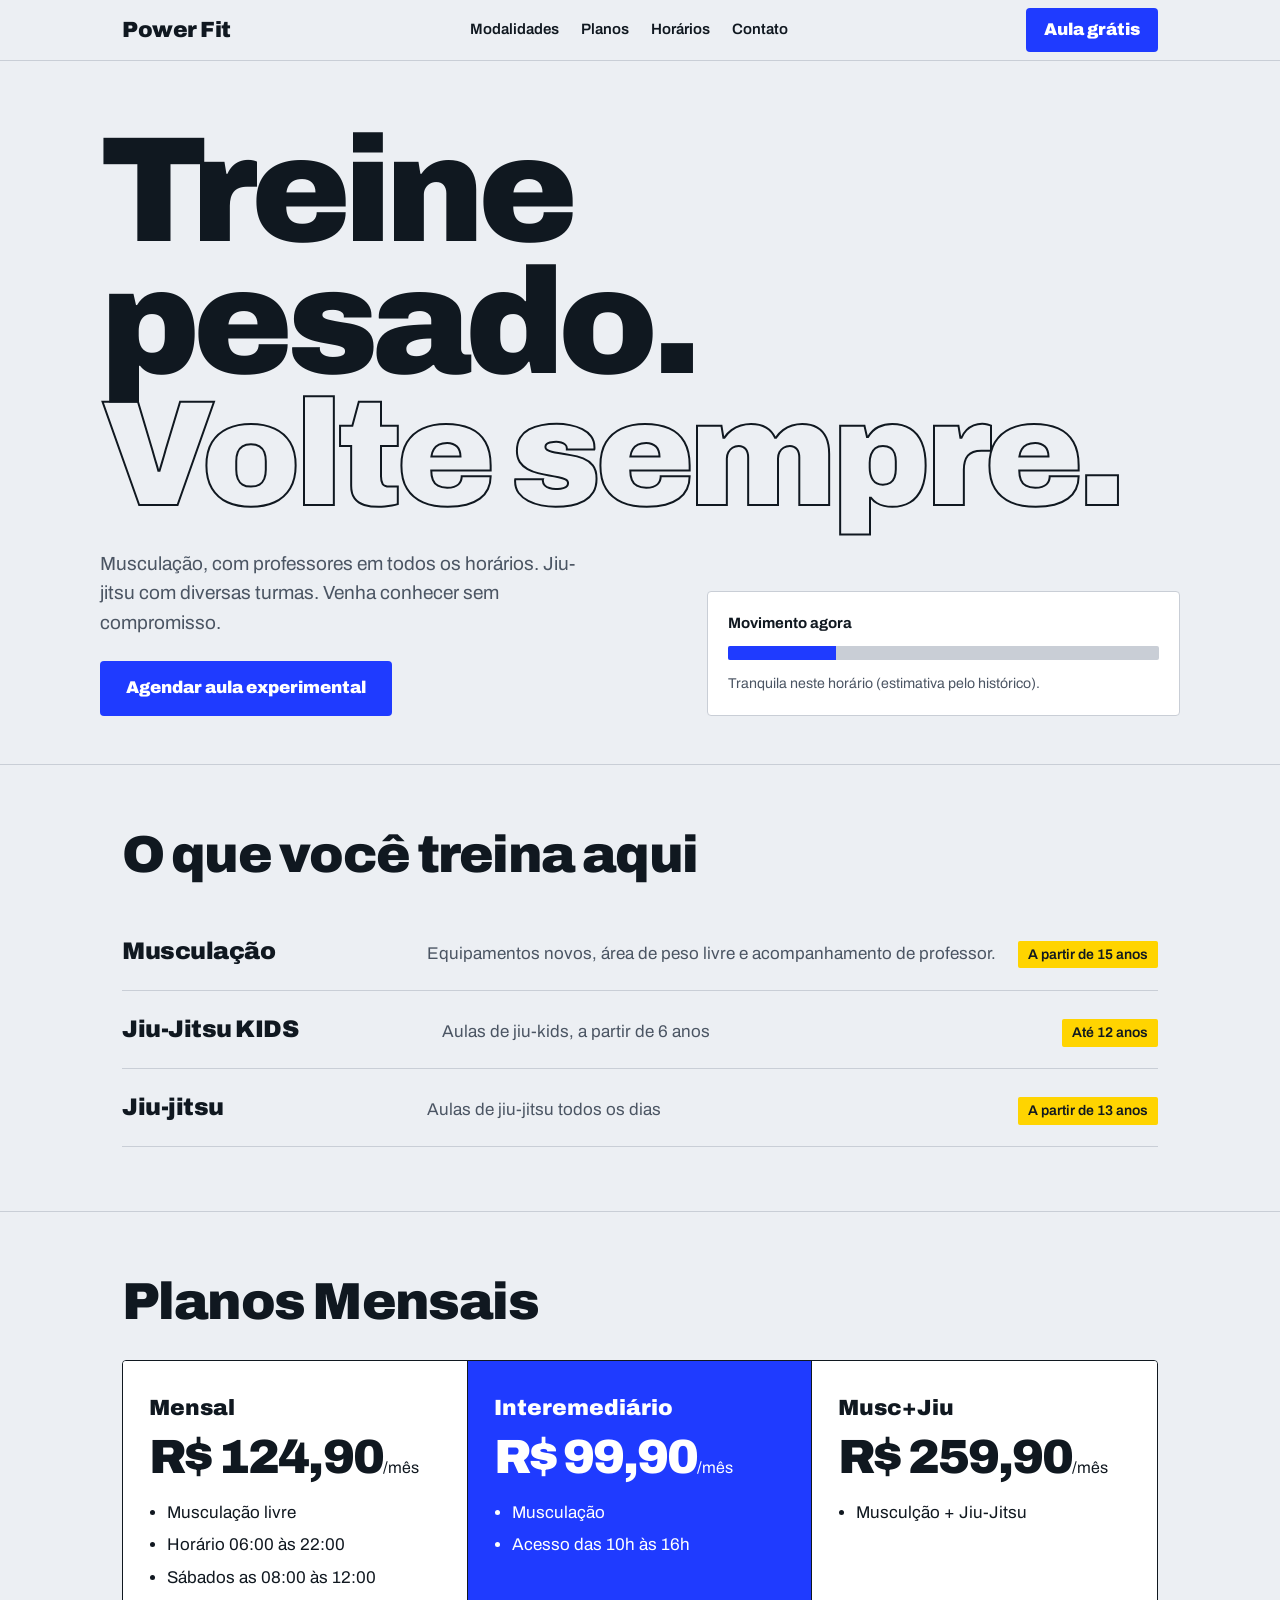
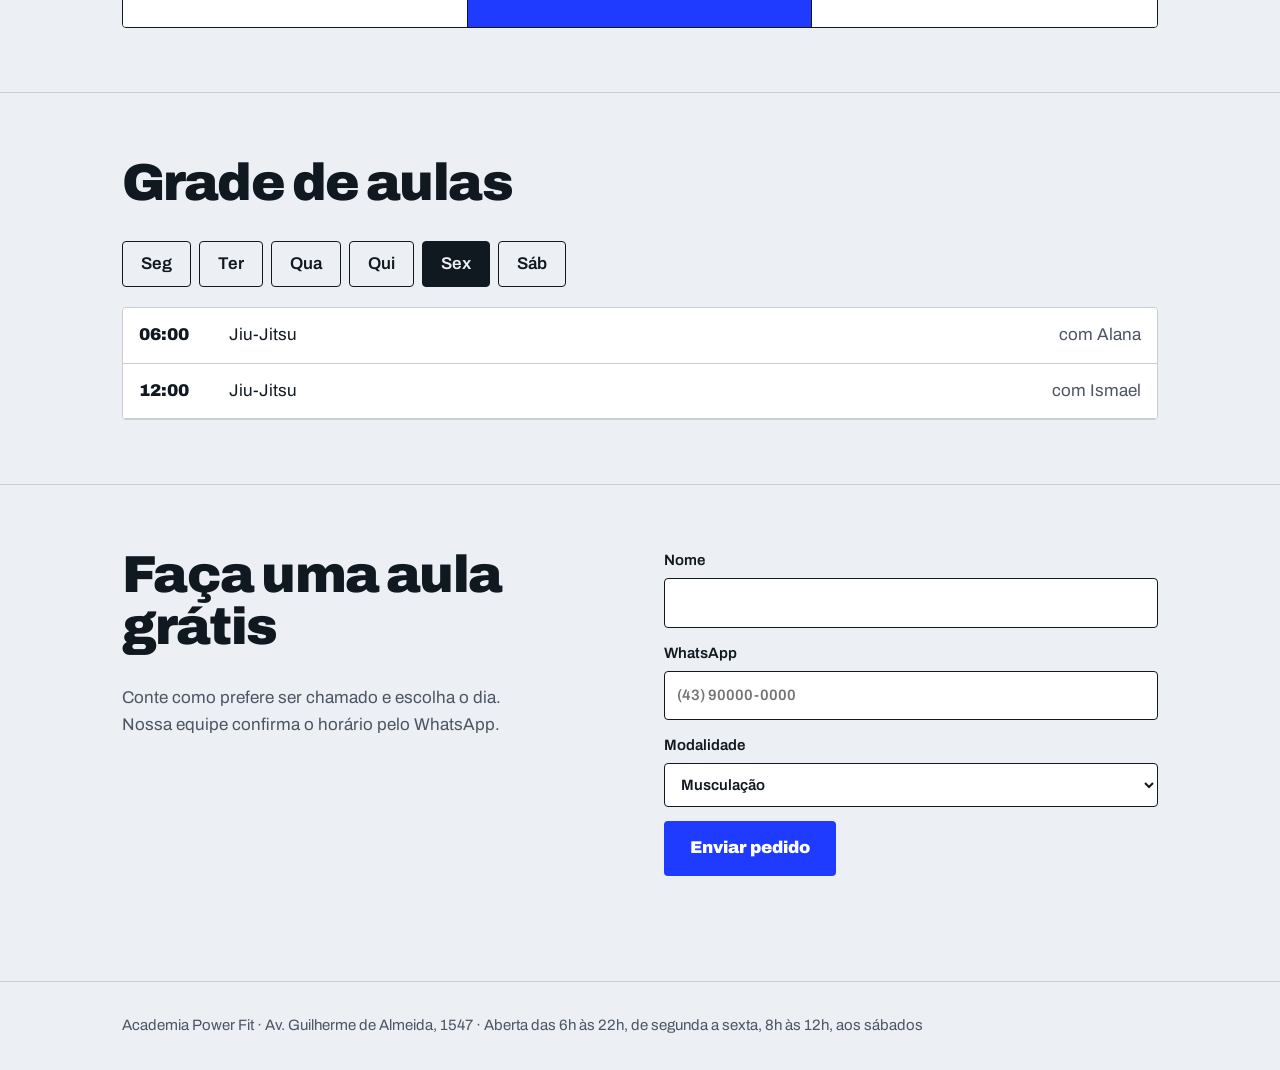
<file: index.html>
<!DOCTYPE html>
<html lang="pt-BR">
<head>
<meta charset="utf-8">
<meta name="viewport" content="width=device-width, initial-scale=1, viewport-fit=cover">
<title> Academia Power Fit</title>
<link rel="preconnect" href="https://fonts.googleapis.com">
<link rel="preconnect" href="https://fonts.gstatic.com" crossorigin>
<link href="https://fonts.googleapis.com/css2?family=Archivo:wght@400;600;900&display=swap" rel="stylesheet">
<style>
:root{--bg:#eceff3;--surface:#fff;--ink:#101820;--muted:#4b5563;--accent:#1f3bff;--on-accent:#fff;--hi:#ffd400;--line:#c9ced6;
color-scheme:light;box-sizing:border-box;padding-top:env(safe-area-inset-top,0px);padding-bottom:env(safe-area-inset-bottom,0px)}
@media (prefers-color-scheme:dark){:root:not([data-theme="light"]){--bg:#0e1116;--surface:#171b22;--ink:#eef0f4;--muted:#a3abb8;--accent:#7a8dff;--on-accent:#0e1116;--line:#2a303a;color-scheme:dark}}
:root[data-theme="dark"]{--bg:#0e1116;--surface:#171b22;--ink:#eef0f4;--muted:#a3abb8;--accent:#7a8dff;--on-accent:#0e1116;--line:#2a303a;color-scheme:dark}
*,*::before,*::after{box-sizing:inherit}
html{scroll-padding-top:env(safe-area-inset-top,0px);scroll-behavior:smooth}
body{margin:0;background:var(--bg);color:var(--ink);font-family:Archivo,system-ui,-apple-system,"Segoe UI",Arial,sans-serif;line-height:1.55;font-size:17px}
body::before{content:"";position:fixed;inset:0 0 auto;height:env(safe-area-inset-top,0px);background:var(--bg);z-index:10}
a{color:inherit}
:focus-visible{outline:3px solid var(--accent);outline-offset:3px}
.wrap{max-width:1080px;margin:0 auto;padding:0 22px}
header{position:sticky;top:env(safe-area-inset-top,0px);z-index:5;background:var(--bg);border-bottom:1px solid var(--line)}
header .wrap{display:flex;align-items:center;justify-content:space-between;height:60px}
.logo{font-weight:900;font-size:22px;text-decoration:none;letter-spacing:-.02em}
nav{display:flex;gap:22px;font-weight:600;font-size:15px}
nav a{text-decoration:none}
nav a:hover{color:var(--accent)}
.btn{display:inline-block;background:var(--accent);color:var(--on-accent);font:inherit;font-weight:900;padding:14px 26px;border:0;border-radius:4px;text-decoration:none;cursor:pointer}
.btn:hover{filter:brightness(1.1)}
.hero{padding:64px 0 48px}
.hero h1{font-weight:900;font-size:clamp(52px,12vw,150px);line-height:.88;letter-spacing:-.045em;margin:0 0 28px}
.hero h1 span{display:block}
.hero h1 .o{-webkit-text-stroke:2px var(--ink);color:transparent}
.hero-row{display:grid;grid-template-columns:1.2fr 1fr;gap:40px;align-items:end}
.hero p{font-size:19px;max-width:46ch;margin:0 0 24px;color:var(--muted)}
.meter{background:var(--surface);border:1px solid var(--line);padding:18px 20px;border-radius:4px}
.meter b{font-size:15px}
.bar{height:14px;background:var(--line);border-radius:2px;margin:10px 0;overflow:hidden}
.bar i{display:block;height:100%;width:0;background:var(--accent);transition:width 1s ease}
.meter small{color:var(--muted)}
section{padding:64px 0;border-top:1px solid var(--line)}
h2{font-weight:900;font-size:clamp(32px,5vw,52px);line-height:1;letter-spacing:-.03em;margin:0 0 32px}
.mods{list-style:none;margin:0;padding:0}
.mods li{display:grid;grid-template-columns:minmax(140px,1fr) 2fr auto;gap:20px;padding:20px 0;border-bottom:1px solid var(--line);align-items:baseline}
.mods strong{font-size:24px;font-weight:900;letter-spacing:-.02em}
.mods span{color:var(--muted)}
.mods em{font-style:normal;font-weight:600;font-size:14px;background:var(--hi);color:#101820;padding:3px 10px;border-radius:2px}
.plans{display:grid;grid-template-columns:repeat(3,1fr);gap:0;border:1px solid var(--ink);border-radius:4px;overflow:hidden}
.plan{padding:30px 26px;background:var(--surface);border-right:1px solid var(--ink)}
.plan:last-child{border-right:0}
.plan.main{background:var(--accent);color:var(--on-accent)}
.plan h3{margin:0 0 6px;font-size:22px;font-weight:900}
.price{font-size:48px;font-weight:900;letter-spacing:-.04em;line-height:1.1}
.price small{font-size:16px;font-weight:400;letter-spacing:0}
.plan ul{padding-left:18px;margin:16px 0 0}
.plan li{margin:6px 0}
.tabs{display:flex;flex-wrap:wrap;gap:8px;margin-bottom:20px}
.tabs button{font:inherit;font-weight:600;padding:9px 18px;border:1px solid var(--ink);background:transparent;color:var(--ink);border-radius:4px;cursor:pointer}
.tabs button[aria-selected="true"]{background:var(--ink);color:var(--bg)}
table{width:100%;border-collapse:collapse;background:var(--surface)}
td{padding:14px 16px;border-bottom:1px solid var(--line)}
td:first-child{font-weight:900;width:90px}
td:last-child{color:var(--muted);text-align:right}
.tbl{overflow-x:auto;border:1px solid var(--line);border-radius:4px}
.contact{display:grid;grid-template-columns:1fr 1fr;gap:48px}
label{display:block;font-weight:600;font-size:15px;margin:0 0 14px}
input,select{display:block;width:100%;margin-top:6px;padding:12px;font:inherit;background:var(--surface);color:var(--ink);border:1px solid var(--ink);border-radius:4px}
#ok{margin-top:16px;font-weight:600;min-height:1.5em}
footer{padding:32px 0;border-top:1px solid var(--line);color:var(--muted);font-size:15px}
@media (max-width:760px){nav{display:none}.hero-row,.contact{grid-template-columns:1fr}.plans{grid-template-columns:1fr}.plan{border-right:0;border-bottom:1px solid var(--ink)}.plan:last-child{border-bottom:0}.mods li{grid-template-columns:1fr;gap:4px}}
@media (prefers-reduced-motion:reduce){html{scroll-behavior:auto}.bar i{transition:none}}
</style>
</head>
<body>
<header><div class="wrap">
  <a class="logo" href="#topo">Power Fit</a>
  <nav aria-label="Principal"><a href="#modalidades">Modalidades</a><a href="#planos">Planos</a><a href="#grade">Horários</a><a href="#contato">Contato</a></nav>
  <a class="btn" href="#contato" style="padding:9px 18px">Aula grátis</a>
</div></header>

<main id="topo">
<div class="wrap hero">
  <h1><span>Treine pesado.</span><span class="o">Volte sempre.</span></h1>
  <div class="hero-row">
    <div>
      <p>Musculação, com professores em todos os horários. Jiu-jitsu com diversas turmas. Venha conhecer sem compromisso.</p>
      <a class="btn" href="#contato">Agendar aula experimental</a>
    </div>
    <div class="meter" aria-live="polite">
      <b>Movimento agora</b>
      <div class="bar"><i id="fill"></i></div>
      <small id="mtxt"></small>
    </div>
  </div>
</div>

<section id="modalidades"><div class="wrap">
  <h2>O que você treina aqui</h2>
  <ul class="mods">
    <li><strong>Musculação</strong><span>Equipamentos novos, área de peso livre e acompanhamento de professor.</span><em>A partir de 15 anos</em></li>
    <li><strong>Jiu-Jitsu KIDS</strong><span>Aulas de jiu-kids, a partir de 6 anos</span><em>Até 12 anos</em></li>
    <li><strong>Jiu-jitsu</strong><span>Aulas de jiu-jitsu todos os dias</span><em>A partir de 13 anos</em></li>
    
  </ul>
</div></section>

<section id="planos"><div class="wrap">
  <h2>Planos Mensais</h2>
  <div class="plans">
    <div class="plan"><h3>Mensal</h3><div class="price">R$ 124,90<small>/mês</small></div>
      <ul><li>Musculação livre</li><li>Horário 06:00 às 22:00</li><li>Sábados as 08:00 às 12:00</li></ul></div>
    <div class="plan main"><h3>Interemediário</h3><div class="price">R$ 99,90<small>/mês</small></div>
      <ul><li>Musculação</li><li>Acesso das 10h às 16h</li></ul></div>
    <div class="plan"><h3>Musc+Jiu</h3><div class="price">R$ 259,90<small>/mês</small></div>
      <ul><li>Musculção + Jiu-Jitsu</li></ul></div>
  </div>
</div></section>

<section id="grade"><div class="wrap">
  <h2>Grade de aulas</h2>
  <div class="tabs" role="tablist" aria-label="Dias da semana" id="tabs"></div>
  <div class="tbl"><table><tbody id="rows"></tbody></table></div>
</div></section>

<section id="contato"><div class="wrap contact">
  <div>
    <h2>Faça uma aula grátis</h2>
    <p style="color:var(--muted);max-width:40ch">Conte como prefere ser chamado e escolha o dia. Nossa equipe confirma o horário pelo WhatsApp.</p>
  </div>
  <form id="f">
    <label>Nome<input name="nome" required autocomplete="name"></label>
    <label>WhatsApp<input name="tel" type="tel" required autocomplete="tel" placeholder="(43) 90000-0000"></label>
    <label>Modalidade
      <select name="mod"><option>Musculação</option><option>Jiu-Jitsu</option><option>Jiu-KIDS</option></select>
    </label>
    <button class="btn" type="submit">Enviar pedido</button>
    <div id="ok" role="status"></div>
  </form>
</div></section>
</main>

<footer><div class="wrap">Academia Power Fit · Av. Guilherme de Almeida, 1547 · Aberta das 6h às 22h, de segunda a sexta, 8h às 12h, aos sábados</div></footer>

<script>
(function(){
  // Movimento estimado por hora do dia (valores ilustrativos)
  var perfil={5:35,6:70,7:80,8:55,9:35,10:25,11:30,12:45,13:30,14:20,15:25,16:40,17:75,18:95,19:90,20:70,21:45,22:25};
  var h=new Date().getHours(),pct=perfil[h];
  var fill=document.getElementById('fill'),txt=document.getElementById('mtxt');
  if(pct==null){txt.textContent='Academia fechada agora. Abrimos às 5h.';}
  else{
    var nivel=pct>=80?'Bem cheia':pct>=50?'Movimentada':'Tranquila';
    txt.textContent=nivel+' neste horário (estimativa pelo histórico).';
    setTimeout(function(){fill.style.width=pct+'%';},200);
  }

  // Grade de aulas: [horário, modalidade, professor]
var grade={
    'Seg':[['06:00','Jiu-Jitsu','Alana'],['18:50','Jiu-KIDS','Ismael'],['19:50','Jiu-Jitsu','Ismael']],
    'Ter':[['12:00','Jiu-Jitsu','Ismael'],['18:50','Jiu-KIDS','Ismael'],['19:50','Jiu-Jitsu','Ismael']],
    'Qua':[['06:00','Jiu-Jitsu','Alana']],
    'Qui':[['12:00','Jiu-Jitsu','Ismael'],['18:50','Jiu-KIDS','Ismael'],['19:50','Jiu-Jitus','Ismael']],
    'Sex':[['06:00','Jiu-Jitsu','Alana'],['12:00','Jiu-Jitsu','Ismael']],
    'Sáb':[['08:00 às 12:00','Musculação' , 'Instrutores']],
  };
  var dias=Object.keys(grade),tabs=document.getElementById('tabs'),rows=document.getElementById('rows');
  var hoje=['Seg','Ter','Qua','Qui','Sex','Sáb'][(new Date().getDay()+6)%7]||'Seg';
  function show(d){
    Array.prototype.forEach.call(tabs.children,function(b){b.setAttribute('aria-selected',b.textContent===d);});
    rows.innerHTML='';
    grade[d].forEach(function(a){
      var tr=document.createElement('tr');
      [a[0],a[1],'com '+a[2]].forEach(function(t){var td=document.createElement('td');td.textContent=t;tr.appendChild(td);});
      rows.appendChild(tr);
    });
  }
  dias.forEach(function(d){
    var b=document.createElement('button');b.type='button';b.setAttribute('role','tab');b.textContent=d;
    b.onclick=function(){show(d);};tabs.appendChild(b);
  });
  show(grade[hoje]?hoje:'Seg');

  // Formulário: por enquanto só mostra uma confirmação na tela
  document.getElementById('f').addEventListener('submit',function(e){
    e.preventDefault();
    var nome=this.nome.value.trim();
    document.getElementById('ok').textContent='Pedido recebido, '+nome+'. Vamos chamar você no WhatsApp para confirmar.';
    this.reset();
  });
})();
</script>
</body>
</html>
</file>
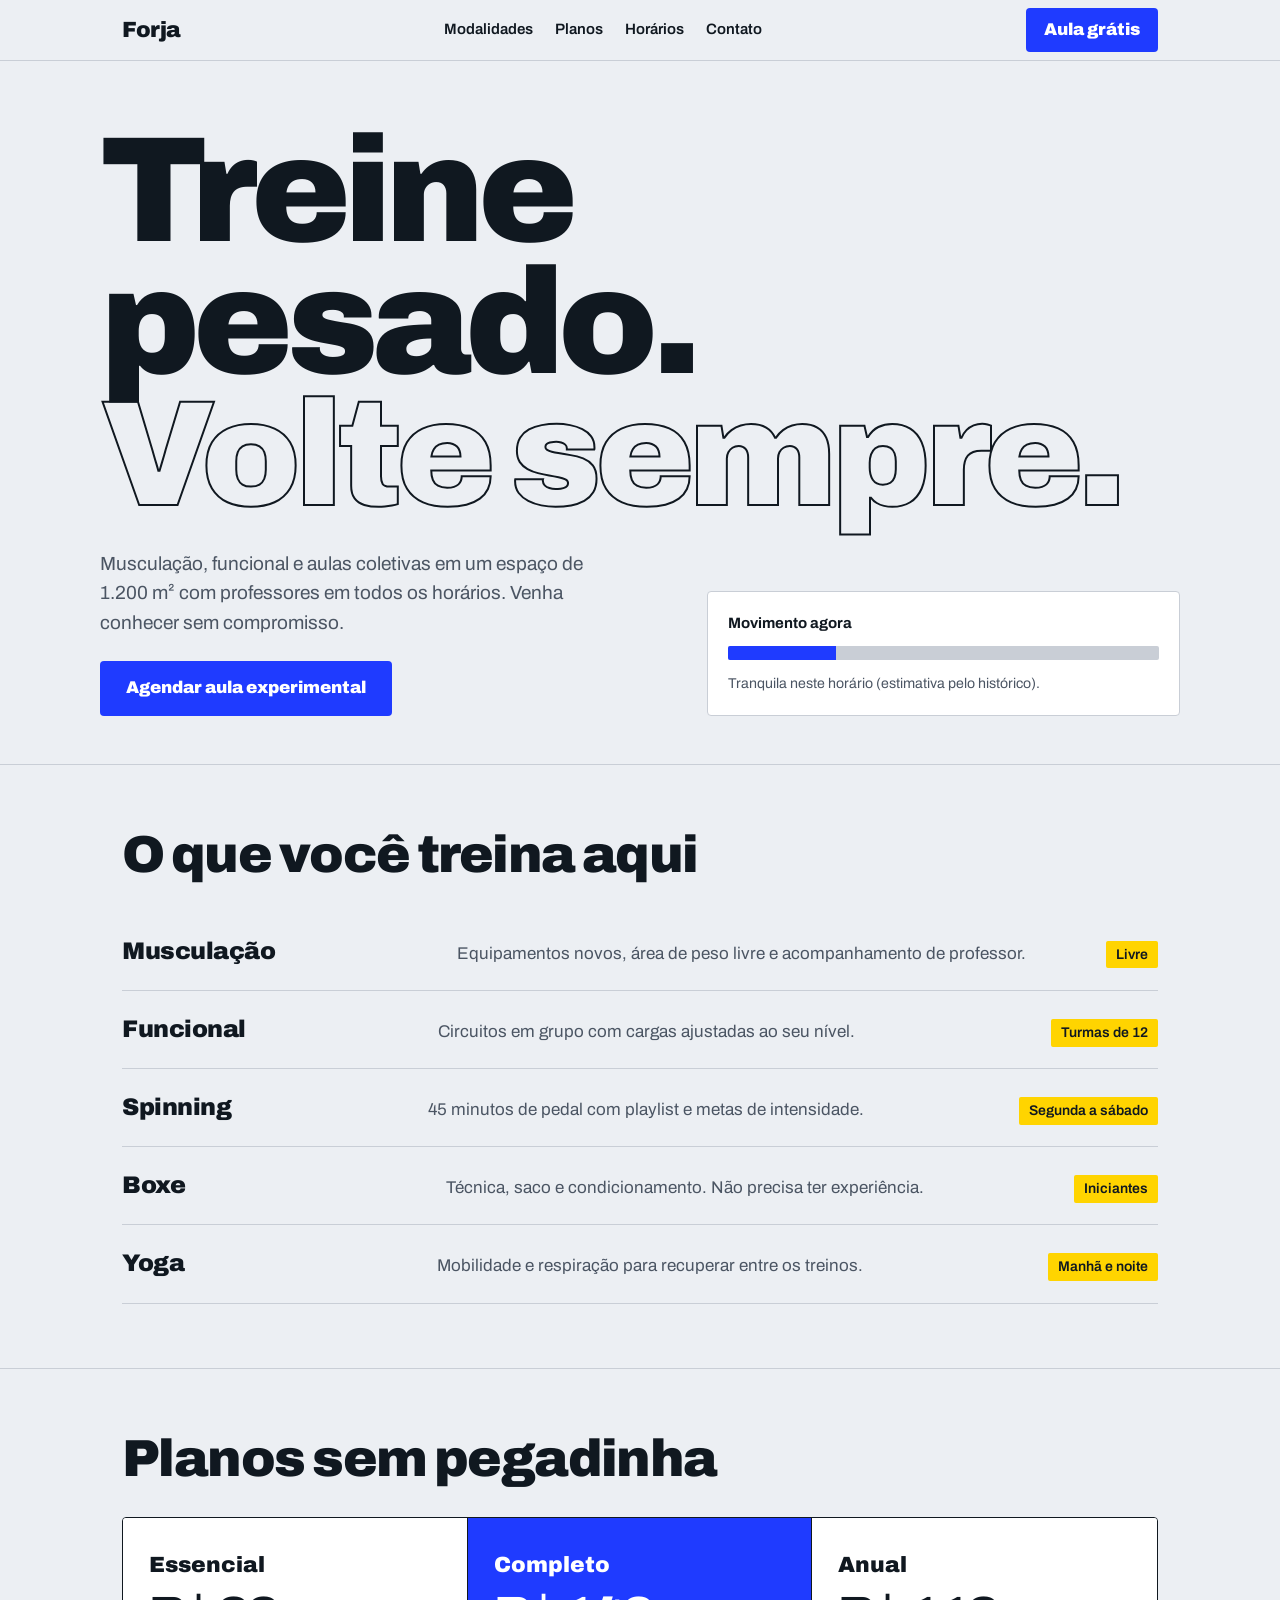
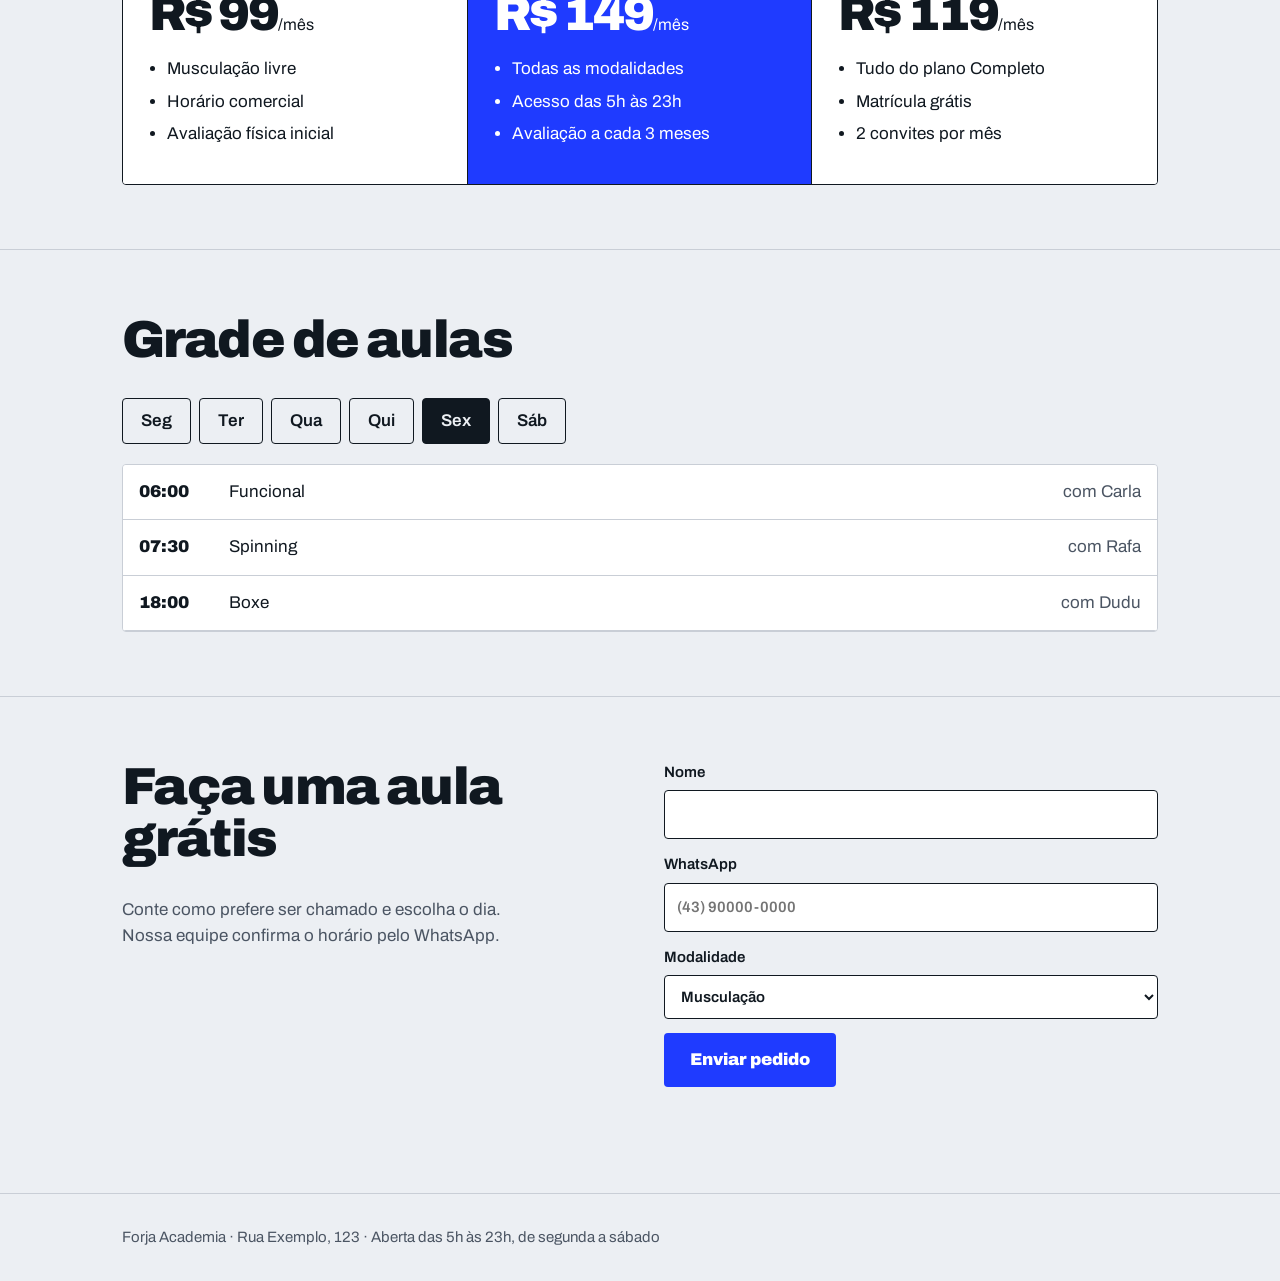
<file: academia.html>
<!DOCTYPE html>
<html lang="pt-BR">
<head>
<meta charset="utf-8">
<meta name="viewport" content="width=device-width, initial-scale=1, viewport-fit=cover">
<title>Forja Academia</title>
<link rel="preconnect" href="https://fonts.googleapis.com">
<link rel="preconnect" href="https://fonts.gstatic.com" crossorigin>
<link href="https://fonts.googleapis.com/css2?family=Archivo:wght@400;600;900&display=swap" rel="stylesheet">
<style>
:root{--bg:#eceff3;--surface:#fff;--ink:#101820;--muted:#4b5563;--accent:#1f3bff;--on-accent:#fff;--hi:#ffd400;--line:#c9ced6;
color-scheme:light;box-sizing:border-box;padding-top:env(safe-area-inset-top,0px);padding-bottom:env(safe-area-inset-bottom,0px)}
@media (prefers-color-scheme:dark){:root:not([data-theme="light"]){--bg:#0e1116;--surface:#171b22;--ink:#eef0f4;--muted:#a3abb8;--accent:#7a8dff;--on-accent:#0e1116;--line:#2a303a;color-scheme:dark}}
:root[data-theme="dark"]{--bg:#0e1116;--surface:#171b22;--ink:#eef0f4;--muted:#a3abb8;--accent:#7a8dff;--on-accent:#0e1116;--line:#2a303a;color-scheme:dark}
*,*::before,*::after{box-sizing:inherit}
html{scroll-padding-top:env(safe-area-inset-top,0px);scroll-behavior:smooth}
body{margin:0;background:var(--bg);color:var(--ink);font-family:Archivo,system-ui,-apple-system,"Segoe UI",Arial,sans-serif;line-height:1.55;font-size:17px}
body::before{content:"";position:fixed;inset:0 0 auto;height:env(safe-area-inset-top,0px);background:var(--bg);z-index:10}
a{color:inherit}
:focus-visible{outline:3px solid var(--accent);outline-offset:3px}
.wrap{max-width:1080px;margin:0 auto;padding:0 22px}
header{position:sticky;top:env(safe-area-inset-top,0px);z-index:5;background:var(--bg);border-bottom:1px solid var(--line)}
header .wrap{display:flex;align-items:center;justify-content:space-between;height:60px}
.logo{font-weight:900;font-size:22px;text-decoration:none;letter-spacing:-.02em}
nav{display:flex;gap:22px;font-weight:600;font-size:15px}
nav a{text-decoration:none}
nav a:hover{color:var(--accent)}
.btn{display:inline-block;background:var(--accent);color:var(--on-accent);font:inherit;font-weight:900;padding:14px 26px;border:0;border-radius:4px;text-decoration:none;cursor:pointer}
.btn:hover{filter:brightness(1.1)}
.hero{padding:64px 0 48px}
.hero h1{font-weight:900;font-size:clamp(52px,12vw,150px);line-height:.88;letter-spacing:-.045em;margin:0 0 28px}
.hero h1 span{display:block}
.hero h1 .o{-webkit-text-stroke:2px var(--ink);color:transparent}
.hero-row{display:grid;grid-template-columns:1.2fr 1fr;gap:40px;align-items:end}
.hero p{font-size:19px;max-width:46ch;margin:0 0 24px;color:var(--muted)}
.meter{background:var(--surface);border:1px solid var(--line);padding:18px 20px;border-radius:4px}
.meter b{font-size:15px}
.bar{height:14px;background:var(--line);border-radius:2px;margin:10px 0;overflow:hidden}
.bar i{display:block;height:100%;width:0;background:var(--accent);transition:width 1s ease}
.meter small{color:var(--muted)}
section{padding:64px 0;border-top:1px solid var(--line)}
h2{font-weight:900;font-size:clamp(32px,5vw,52px);line-height:1;letter-spacing:-.03em;margin:0 0 32px}
.mods{list-style:none;margin:0;padding:0}
.mods li{display:grid;grid-template-columns:minmax(140px,1fr) 2fr auto;gap:20px;padding:20px 0;border-bottom:1px solid var(--line);align-items:baseline}
.mods strong{font-size:24px;font-weight:900;letter-spacing:-.02em}
.mods span{color:var(--muted)}
.mods em{font-style:normal;font-weight:600;font-size:14px;background:var(--hi);color:#101820;padding:3px 10px;border-radius:2px}
.plans{display:grid;grid-template-columns:repeat(3,1fr);gap:0;border:1px solid var(--ink);border-radius:4px;overflow:hidden}
.plan{padding:30px 26px;background:var(--surface);border-right:1px solid var(--ink)}
.plan:last-child{border-right:0}
.plan.main{background:var(--accent);color:var(--on-accent)}
.plan h3{margin:0 0 6px;font-size:22px;font-weight:900}
.price{font-size:48px;font-weight:900;letter-spacing:-.04em;line-height:1.1}
.price small{font-size:16px;font-weight:400;letter-spacing:0}
.plan ul{padding-left:18px;margin:16px 0 0}
.plan li{margin:6px 0}
.tabs{display:flex;flex-wrap:wrap;gap:8px;margin-bottom:20px}
.tabs button{font:inherit;font-weight:600;padding:9px 18px;border:1px solid var(--ink);background:transparent;color:var(--ink);border-radius:4px;cursor:pointer}
.tabs button[aria-selected="true"]{background:var(--ink);color:var(--bg)}
table{width:100%;border-collapse:collapse;background:var(--surface)}
td{padding:14px 16px;border-bottom:1px solid var(--line)}
td:first-child{font-weight:900;width:90px}
td:last-child{color:var(--muted);text-align:right}
.tbl{overflow-x:auto;border:1px solid var(--line);border-radius:4px}
.contact{display:grid;grid-template-columns:1fr 1fr;gap:48px}
label{display:block;font-weight:600;font-size:15px;margin:0 0 14px}
input,select{display:block;width:100%;margin-top:6px;padding:12px;font:inherit;background:var(--surface);color:var(--ink);border:1px solid var(--ink);border-radius:4px}
#ok{margin-top:16px;font-weight:600;min-height:1.5em}
footer{padding:32px 0;border-top:1px solid var(--line);color:var(--muted);font-size:15px}
@media (max-width:760px){nav{display:none}.hero-row,.contact{grid-template-columns:1fr}.plans{grid-template-columns:1fr}.plan{border-right:0;border-bottom:1px solid var(--ink)}.plan:last-child{border-bottom:0}.mods li{grid-template-columns:1fr;gap:4px}}
@media (prefers-reduced-motion:reduce){html{scroll-behavior:auto}.bar i{transition:none}}
</style>
</head>
<body>
<header><div class="wrap">
  <a class="logo" href="#topo">Forja</a>
  <nav aria-label="Principal"><a href="#modalidades">Modalidades</a><a href="#planos">Planos</a><a href="#grade">Horários</a><a href="#contato">Contato</a></nav>
  <a class="btn" href="#contato" style="padding:9px 18px">Aula grátis</a>
</div></header>

<main id="topo">
<div class="wrap hero">
  <h1><span>Treine pesado.</span><span class="o">Volte sempre.</span></h1>
  <div class="hero-row">
    <div>
      <p>Musculação, funcional e aulas coletivas em um espaço de 1.200 m² com professores em todos os horários. Venha conhecer sem compromisso.</p>
      <a class="btn" href="#contato">Agendar aula experimental</a>
    </div>
    <div class="meter" aria-live="polite">
      <b>Movimento agora</b>
      <div class="bar"><i id="fill"></i></div>
      <small id="mtxt"></small>
    </div>
  </div>
</div>

<section id="modalidades"><div class="wrap">
  <h2>O que você treina aqui</h2>
  <ul class="mods">
    <li><strong>Musculação</strong><span>Equipamentos novos, área de peso livre e acompanhamento de professor.</span><em>Livre</em></li>
    <li><strong>Funcional</strong><span>Circuitos em grupo com cargas ajustadas ao seu nível.</span><em>Turmas de 12</em></li>
    <li><strong>Spinning</strong><span>45 minutos de pedal com playlist e metas de intensidade.</span><em>Segunda a sábado</em></li>
    <li><strong>Boxe</strong><span>Técnica, saco e condicionamento. Não precisa ter experiência.</span><em>Iniciantes</em></li>
    <li><strong>Yoga</strong><span>Mobilidade e respiração para recuperar entre os treinos.</span><em>Manhã e noite</em></li>
  </ul>
</div></section>

<section id="planos"><div class="wrap">
  <h2>Planos sem pegadinha</h2>
  <div class="plans">
    <div class="plan"><h3>Essencial</h3><div class="price">R$ 99<small>/mês</small></div>
      <ul><li>Musculação livre</li><li>Horário comercial</li><li>Avaliação física inicial</li></ul></div>
    <div class="plan main"><h3>Completo</h3><div class="price">R$ 149<small>/mês</small></div>
      <ul><li>Todas as modalidades</li><li>Acesso das 5h às 23h</li><li>Avaliação a cada 3 meses</li></ul></div>
    <div class="plan"><h3>Anual</h3><div class="price">R$ 119<small>/mês</small></div>
      <ul><li>Tudo do plano Completo</li><li>Matrícula grátis</li><li>2 convites por mês</li></ul></div>
  </div>
</div></section>

<section id="grade"><div class="wrap">
  <h2>Grade de aulas</h2>
  <div class="tabs" role="tablist" aria-label="Dias da semana" id="tabs"></div>
  <div class="tbl"><table><tbody id="rows"></tbody></table></div>
</div></section>

<section id="contato"><div class="wrap contact">
  <div>
    <h2>Faça uma aula grátis</h2>
    <p style="color:var(--muted);max-width:40ch">Conte como prefere ser chamado e escolha o dia. Nossa equipe confirma o horário pelo WhatsApp.</p>
  </div>
  <form id="f">
    <label>Nome<input name="nome" required autocomplete="name"></label>
    <label>WhatsApp<input name="tel" type="tel" required autocomplete="tel" placeholder="(43) 90000-0000"></label>
    <label>Modalidade
      <select name="mod"><option>Musculação</option><option>Funcional</option><option>Spinning</option><option>Boxe</option><option>Yoga</option></select>
    </label>
    <button class="btn" type="submit">Enviar pedido</button>
    <div id="ok" role="status"></div>
  </form>
</div></section>
</main>

<footer><div class="wrap">Forja Academia · Rua Exemplo, 123 · Aberta das 5h às 23h, de segunda a sábado</div></footer>

<script>
(function(){
  // Movimento estimado por hora do dia (valores ilustrativos)
  var perfil={5:35,6:70,7:80,8:55,9:35,10:25,11:30,12:45,13:30,14:20,15:25,16:40,17:75,18:95,19:90,20:70,21:45,22:25};
  var h=new Date().getHours(),pct=perfil[h];
  var fill=document.getElementById('fill'),txt=document.getElementById('mtxt');
  if(pct==null){txt.textContent='Academia fechada agora. Abrimos às 5h.';}
  else{
    var nivel=pct>=80?'Bem cheia':pct>=50?'Movimentada':'Tranquila';
    txt.textContent=nivel+' neste horário (estimativa pelo histórico).';
    setTimeout(function(){fill.style.width=pct+'%';},200);
  }

  // Grade de aulas: [horário, modalidade, professor]
  var grade={
    'Seg':[['06:00','Funcional','Carla'],['07:30','Spinning','Rafa'],['18:30','Boxe','Dudu'],['19:30','Funcional','Carla']],
    'Ter':[['06:30','Yoga','Mari'],['12:15','Funcional','Rafa'],['18:00','Spinning','Rafa'],['20:00','Boxe','Dudu']],
    'Qua':[['06:00','Funcional','Carla'],['07:30','Spinning','Rafa'],['18:30','Boxe','Dudu'],['19:30','Yoga','Mari']],
    'Qui':[['06:30','Yoga','Mari'],['12:15','Funcional','Rafa'],['18:00','Spinning','Rafa'],['20:00','Funcional','Carla']],
    'Sex':[['06:00','Funcional','Carla'],['07:30','Spinning','Rafa'],['18:00','Boxe','Dudu']],
    'Sáb':[['08:00','Spinning','Rafa'],['09:00','Funcional','Carla'],['10:00','Yoga','Mari']]
  };
  var dias=Object.keys(grade),tabs=document.getElementById('tabs'),rows=document.getElementById('rows');
  var hoje=['Seg','Ter','Qua','Qui','Sex','Sáb'][(new Date().getDay()+6)%7]||'Seg';
  function show(d){
    Array.prototype.forEach.call(tabs.children,function(b){b.setAttribute('aria-selected',b.textContent===d);});
    rows.innerHTML='';
    grade[d].forEach(function(a){
      var tr=document.createElement('tr');
      [a[0],a[1],'com '+a[2]].forEach(function(t){var td=document.createElement('td');td.textContent=t;tr.appendChild(td);});
      rows.appendChild(tr);
    });
  }
  dias.forEach(function(d){
    var b=document.createElement('button');b.type='button';b.setAttribute('role','tab');b.textContent=d;
    b.onclick=function(){show(d);};tabs.appendChild(b);
  });
  show(grade[hoje]?hoje:'Seg');

  // Formulário: por enquanto só mostra uma confirmação na tela
  document.getElementById('f').addEventListener('submit',function(e){
    e.preventDefault();
    var nome=this.nome.value.trim();
    document.getElementById('ok').textContent='Pedido recebido, '+nome+'. Vamos chamar você no WhatsApp para confirmar.';
    this.reset();
  });
})();
</script>
</body>
</html>
</file>
